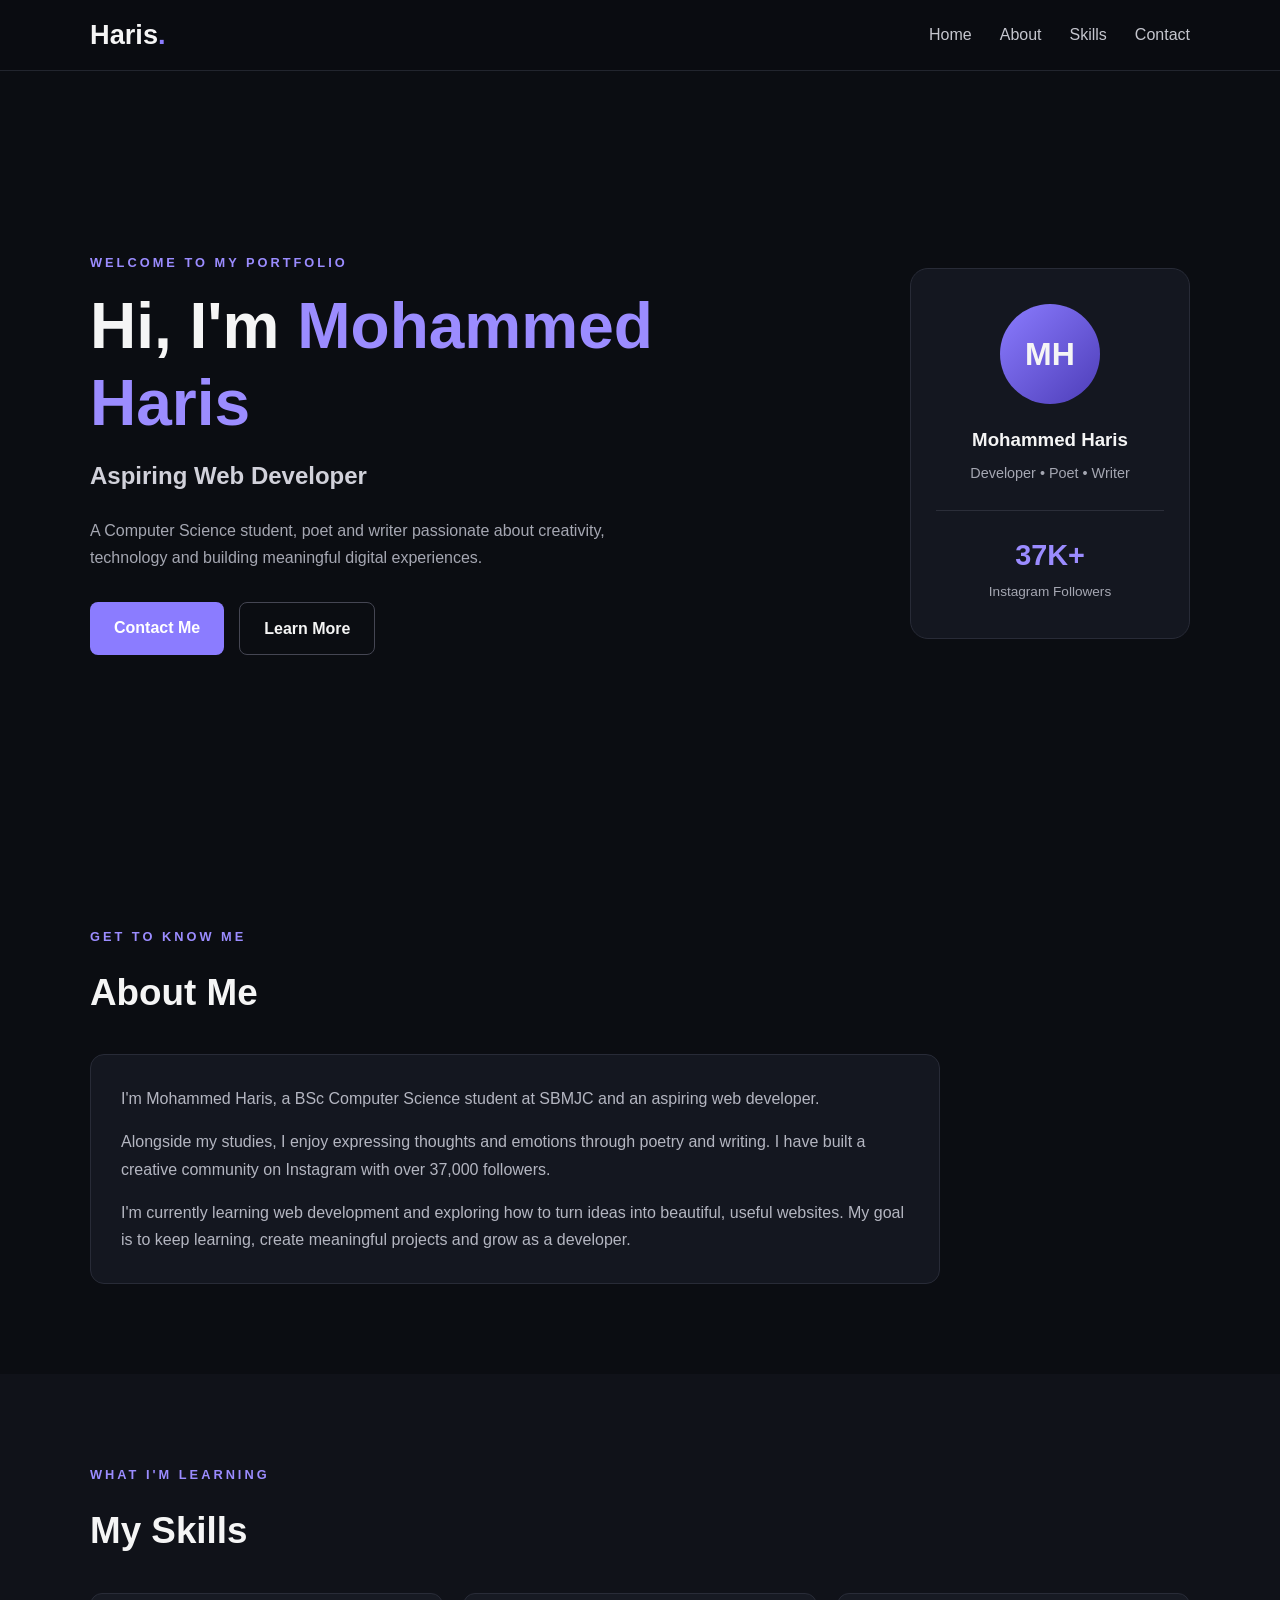
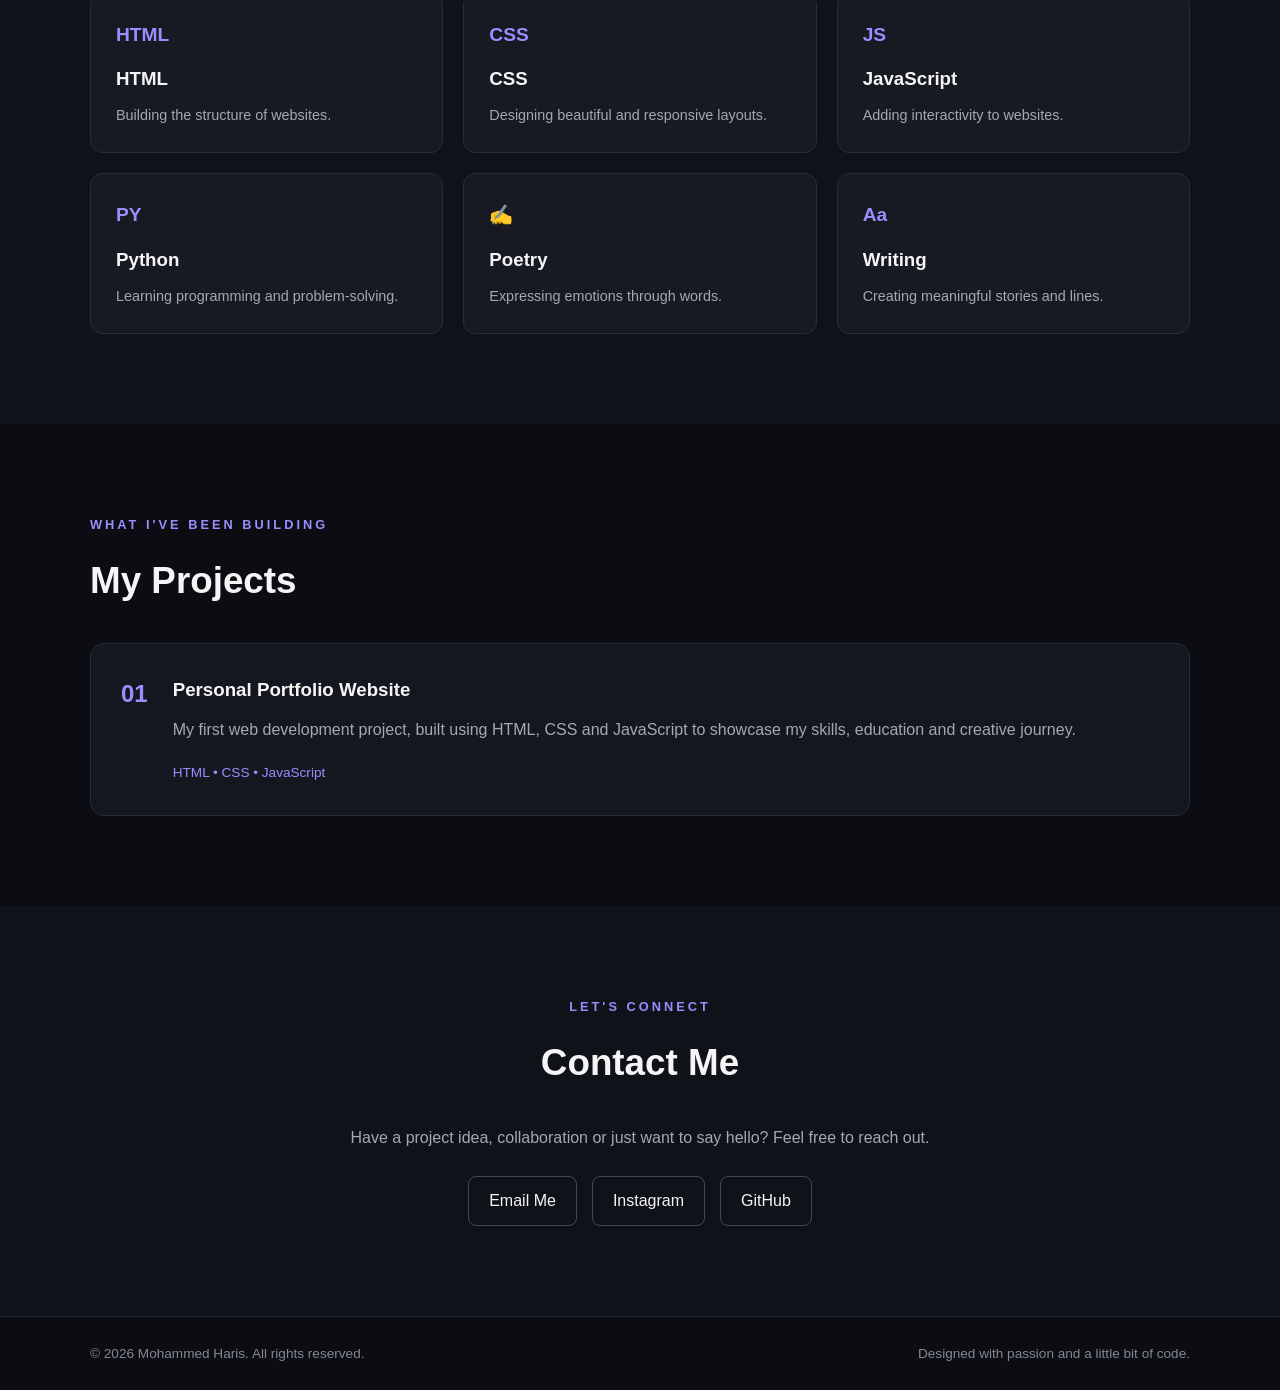
<file: index.html>
<!DOCTYPE html>
<html lang="en">
<head>
    <meta charset="UTF-8">
    <meta name="viewport" content="width=device-width, initial-scale=1.0">
    <title>Mohammed Haris | Portfolio</title>
    <meta name="description" content="Mohammed Haris - BSc Computer Science student, aspiring web developer, poet and writer.">

    <link rel="stylesheet" href="style.css">
</head>
<body>

    <!-- Navigation -->
    <header>
        <nav class="navbar container">
            <a href="#home" class="logo">Haris<span>.</span></a>

            <ul class="nav-links">
                <li><a href="#home">Home</a></li>
                <li><a href="#about">About</a></li>
                <li><a href="#skills">Skills</a></li>
                <li><a href="#contact">Contact</a></li>
            </ul>
        </nav>
    </header>

    <!-- Hero Section -->
    <section id="home" class="hero container">
        <div class="hero-content">
            <p class="eyebrow">WELCOME TO MY PORTFOLIO</p>

            <h1>Hi, I'm <span>Mohammed Haris</span></h1>

            <h2>Aspiring Web Developer</h2>

            <p class="hero-description">
                A Computer Science student, poet and writer passionate
                about creativity, technology and building meaningful
                digital experiences.
            </p>

            <div class="hero-buttons">
                <a href="#contact" class="btn btn-primary">Contact Me</a>
                <a href="#about" class="btn btn-outline">Learn More</a>
            </div>
        </div>

        <div class="hero-card">
            <div class="profile-circle">MH</div>
            <h3>Mohammed Haris</h3>
            <p>Developer • Poet • Writer</p>
            <div class="hero-stat">
                <strong>37K+</strong>
                <span>Instagram Followers</span>
            </div>
        </div>
    </section>

    <!-- About Section -->
    <section id="about" class="section">
        <div class="container">
            <p class="eyebrow">GET TO KNOW ME</p>
            <h2 class="section-title">About Me</h2>

            <div class="about-card">
                <p>
                    I'm Mohammed Haris, a BSc Computer Science student
                    at SBMJC and an aspiring web developer.
                </p>

                <p>
                    Alongside my studies, I enjoy expressing thoughts
                    and emotions through poetry and writing. I have
                    built a creative community on Instagram with over
                    37,000 followers.
                </p>

                <p>
                    I'm currently learning web development and exploring
                    how to turn ideas into beautiful, useful websites.
                    My goal is to keep learning, create meaningful
                    projects and grow as a developer.
                </p>
            </div>
        </div>
    </section>

    <!-- Skills Section -->
    <section id="skills" class="section skills-section">
        <div class="container">
            <p class="eyebrow">WHAT I'M LEARNING</p>
            <h2 class="section-title">My Skills</h2>

            <div class="skills-grid">
                <div class="skill-card">
                    <span class="skill-icon">HTML</span>
                    <h3>HTML</h3>
                    <p>Building the structure of websites.</p>
                </div>

                <div class="skill-card">
                    <span class="skill-icon">CSS</span>
                    <h3>CSS</h3>
                    <p>Designing beautiful and responsive layouts.</p>
                </div>

                <div class="skill-card">
                    <span class="skill-icon">JS</span>
                    <h3>JavaScript</h3>
                    <p>Adding interactivity to websites.</p>
                </div>

                <div class="skill-card">
                    <span class="skill-icon">PY</span>
                    <h3>Python</h3>
                    <p>Learning programming and problem-solving.</p>
                </div>

                <div class="skill-card">
                    <span class="skill-icon">✍</span>
                    <h3>Poetry</h3>
                    <p>Expressing emotions through words.</p>
                </div>

                <div class="skill-card">
                    <span class="skill-icon">Aa</span>
                    <h3>Writing</h3>
                    <p>Creating meaningful stories and lines.</p>
                </div>
            </div>
        </div>
    </section>

    <!-- Projects Section -->
    <section id="projects" class="section">
        <div class="container">
            <p class="eyebrow">WHAT I'VE BEEN BUILDING</p>
            <h2 class="section-title">My Projects</h2>

            <div class="project-card">
                <div class="project-number">01</div>
                <div>
                    <h3>Personal Portfolio Website</h3>
                    <p>
                        My first web development project, built using
                        HTML, CSS and JavaScript to showcase my skills,
                        education and creative journey.
                    </p>
                    <span class="project-tag">HTML • CSS • JavaScript</span>
                </div>
            </div>
        </div>
    </section>

    <!-- Contact Section -->
    <section id="contact" class="section contact-section">
        <div class="container">
            <p class="eyebrow">LET'S CONNECT</p>
            <h2 class="section-title">Contact Me</h2>

            <p class="contact-description">
                Have a project idea, collaboration or just want to say
                hello? Feel free to reach out.
            </p>

            <div class="contact-links">
                <a href="mailto:mohammedharis1742@gmail.com"
                   class="contact-link">
                    Email Me
                </a>

                <!-- Replace this with your actual Instagram profile URL -->
                <a href="https://www.instagram.com/"
                   target="_blank"
                   rel="noopener noreferrer"
                   class="contact-link">
                    Instagram
                </a>

                <!-- Replace YOUR_GITHUB_USERNAME with your GitHub username -->
                <a href="https://github.com/"
                   target="_blank"
                   rel="noopener noreferrer"
                   class="contact-link">
                    GitHub
                </a>
            </div>
        </div>
    </section>

    <!-- Footer -->
    <footer>
        <div class="container footer-content">
            <p>© <span id="year"></span> Mohammed Haris. All rights reserved.</p>
            <p>Designed with passion and a little bit of code.</p>
        </div>
    </footer>

    <script src="script.js"></script>
</body>
</html>
</file>
<file: style.css>
/* Basic Reset */
* {
    margin: 0;
    padding: 0;
    box-sizing: border-box;
}

html {
    scroll-behavior: smooth;
    scroll-padding-top: 80px;
}

body {
    font-family: Arial, sans-serif;
    background: #0b0d12;
    color: #f5f5f5;
    line-height: 1.7;
}

a {
    text-decoration: none;
    color: inherit;
}

.container {
    width: 90%;
    max-width: 1100px;
    margin: auto;
}

/* Navigation */
header {
    position: sticky;
    top: 0;
    z-index: 100;
    background: rgba(11, 13, 18, 0.95);
    border-bottom: 1px solid #22252e;
}

.navbar {
    display: flex;
    justify-content: space-between;
    align-items: center;
    min-height: 70px;
}

.logo {
    font-size: 1.7rem;
    font-weight: bold;
}

.logo span {
    color: #8b7cff;
}

.nav-links {
    display: flex;
    gap: 28px;
    list-style: none;
}

.nav-links a {
    color: #c5c6ce;
    transition: color 0.3s ease;
}

.nav-links a:hover {
    color: #9b8cff;
}

/* Hero */
.hero {
    min-height: 85vh;
    display: flex;
    align-items: center;
    justify-content: space-between;
    gap: 50px;
    padding-top: 60px;
    padding-bottom: 60px;
}

.hero-content {
    max-width: 650px;
}

.eyebrow {
    color: #9b8cff;
    font-size: 0.8rem;
    font-weight: bold;
    letter-spacing: 3px;
    margin-bottom: 14px;
}

.hero h1 {
    font-size: clamp(2.2rem, 5vw, 4rem);
    line-height: 1.2;
    margin-bottom: 15px;
}

.hero h1 span {
    color: #9b8cff;
}

.hero h2 {
    font-size: 1.5rem;
    color: #d1d1da;
    margin-bottom: 20px;
}

.hero-description {
    color: #a5a7b2;
    max-width: 550px;
    margin-bottom: 30px;
}

.hero-buttons {
    display: flex;
    gap: 15px;
    flex-wrap: wrap;
}

.btn {
    display: inline-block;
    padding: 12px 24px;
    border-radius: 8px;
    font-weight: bold;
    transition: 0.3s ease;
}

.btn-primary {
    background: #8b7cff;
    color: #fff;
}

.btn-primary:hover {
    background: #7564ee;
    transform: translateY(-3px);
}

.btn-outline {
    border: 1px solid #454653;
    color: #f5f5f5;
}

.btn-outline:hover {
    border-color: #9b8cff;
    color: #9b8cff;
    transform: translateY(-3px);
}

/* Hero Profile Card */
.hero-card {
    width: 280px;
    flex-shrink: 0;
    padding: 35px 25px;
    text-align: center;
    background: #141720;
    border: 1px solid #282b37;
    border-radius: 18px;
}

.profile-circle {
    width: 100px;
    height: 100px;
    display: grid;
    place-items: center;
    margin: 0 auto 20px;
    border-radius: 50%;
    background: linear-gradient(135deg, #8b7cff, #4d3db8);
    font-size: 2rem;
    font-weight: bold;
}

.hero-card h3 {
    margin-bottom: 5px;
}

.hero-card p {
    color: #a5a7b2;
    font-size: 0.9rem;
}

.hero-stat {
    display: flex;
    flex-direction: column;
    margin-top: 25px;
    padding-top: 20px;
    border-top: 1px solid #2b2e39;
}

.hero-stat strong {
    color: #9b8cff;
    font-size: 1.8rem;
}

.hero-stat span {
    color: #a5a7b2;
    font-size: 0.85rem;
}

/* General Sections */
.section {
    padding: 90px 0;
}

.section-title {
    font-size: 2.3rem;
    margin-bottom: 30px;
}

/* About */
.about-card {
    max-width: 850px;
    padding: 30px;
    background: #141720;
    border: 1px solid #282b37;
    border-radius: 14px;
}

.about-card p {
    color: #b4b6c1;
    margin-bottom: 16px;
}

.about-card p:last-child {
    margin-bottom: 0;
}

/* Skills */
.skills-section {
    background: #101219;
}

.skills-grid {
    display: grid;
    grid-template-columns: repeat(3, 1fr);
    gap: 20px;
}

.skill-card {
    padding: 25px;
    background: #171a23;
    border: 1px solid #292c38;
    border-radius: 12px;
    transition: transform 0.3s ease, border-color 0.3s ease;
}

.skill-card:hover {
    transform: translateY(-5px);
    border-color: #8b7cff;
}

.skill-icon {
    display: inline-block;
    color: #9b8cff;
    font-size: 1.2rem;
    font-weight: bold;
    margin-bottom: 12px;
}

.skill-card h3 {
    margin-bottom: 8px;
}

.skill-card p {
    color: #a5a7b2;
    font-size: 0.9rem;
}

/* Projects */
.project-card {
    display: flex;
    gap: 25px;
    padding: 30px;
    background: #141720;
    border: 1px solid #282b37;
    border-radius: 14px;
}

.project-number {
    color: #9b8cff;
    font-size: 1.5rem;
    font-weight: bold;
}

.project-card h3 {
    margin-bottom: 10px;
}

.project-card p {
    color: #a5a7b2;
    margin-bottom: 15px;
}

.project-tag {
    color: #9b8cff;
    font-size: 0.85rem;
}

/* Contact */
.contact-section {
    background: #101219;
    text-align: center;
}

.contact-description {
    color: #a5a7b2;
    max-width: 600px;
    margin: 0 auto 25px;
}

.contact-links {
    display: flex;
    justify-content: center;
    gap: 15px;
    flex-wrap: wrap;
}

.contact-link {
    padding: 10px 20px;
    border: 1px solid #454653;
    border-radius: 8px;
    transition: 0.3s ease;
}

.contact-link:hover {
    color: #9b8cff;
    border-color: #9b8cff;
    transform: translateY(-3px);
}

/* Footer */
footer {
    padding: 25px 0;
    border-top: 1px solid #22252e;
}

.footer-content {
    display: flex;
    justify-content: space-between;
    gap: 15px;
    flex-wrap: wrap;
    color: #858793;
    font-size: 0.85rem;
}

/* Mobile Responsive Design */
@media (max-width: 768px) {
    .navbar {
        flex-direction: column;
        padding: 15px 0;
        gap: 12px;
    }

    .nav-links {
        gap: 18px;
        flex-wrap: wrap;
        justify-content: center;
        font-size: 0.9rem;
    }

    .hero {
        min-height: auto;
        flex-direction: column;
        text-align: center;
        padding-top: 70px;
    }

    .hero-buttons {
        justify-content: center;
    }

    .hero-card {
        width: 100%;
        max-width: 320px;
    }

    .section {
        padding: 65px 0;
    }

    .section-title {
        font-size: 2rem;
    }

    .skills-grid {
        grid-template-columns: repeat(2, 1fr);
    }

    .project-card {
        flex-direction: column;
        gap: 10px;
    }

    .footer-content {
        flex-direction: column;
        text-align: center;
    }
}

@media (max-width: 480px) {
    .skills-grid {
        grid-template-columns: 1fr;
    }

    .hero h1 {
        font-size: 2.2rem;
    }

    .about-card,
    .project-card {
        padding: 22px;
    }
}
</file>
